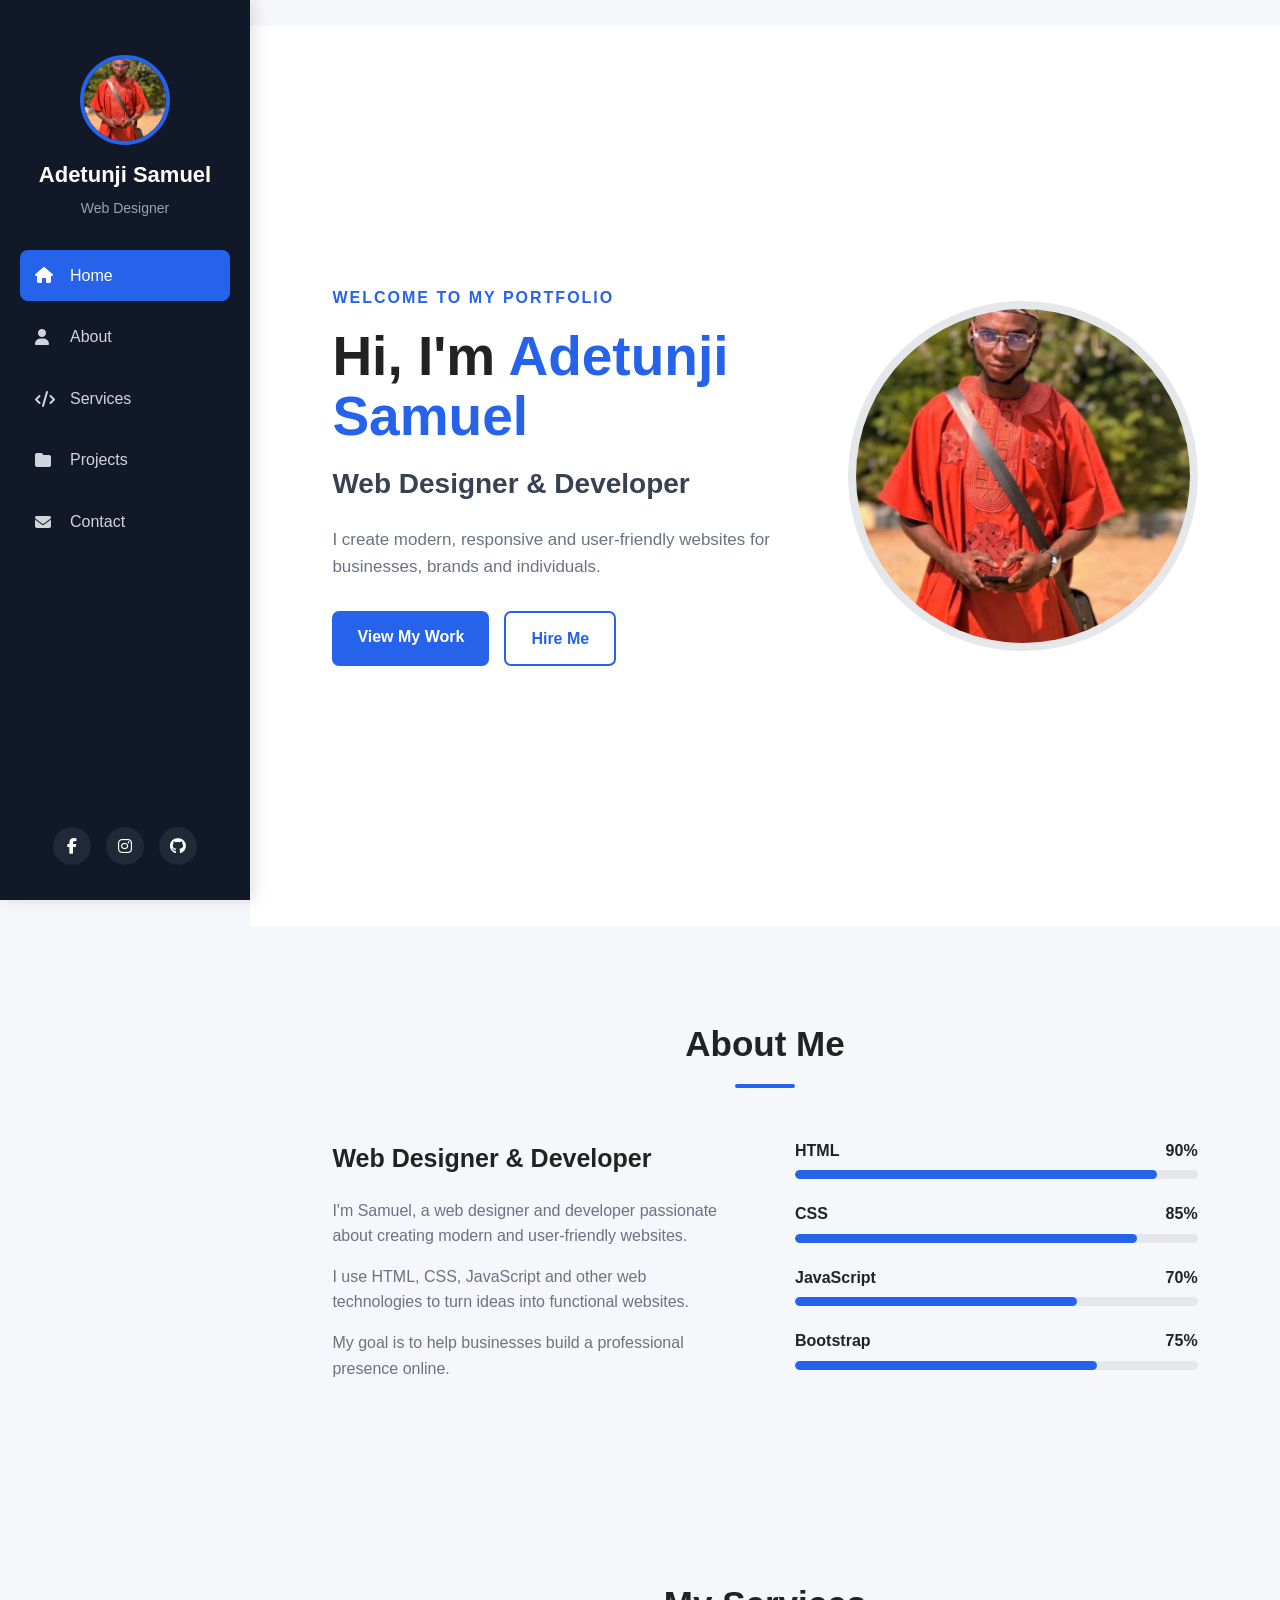
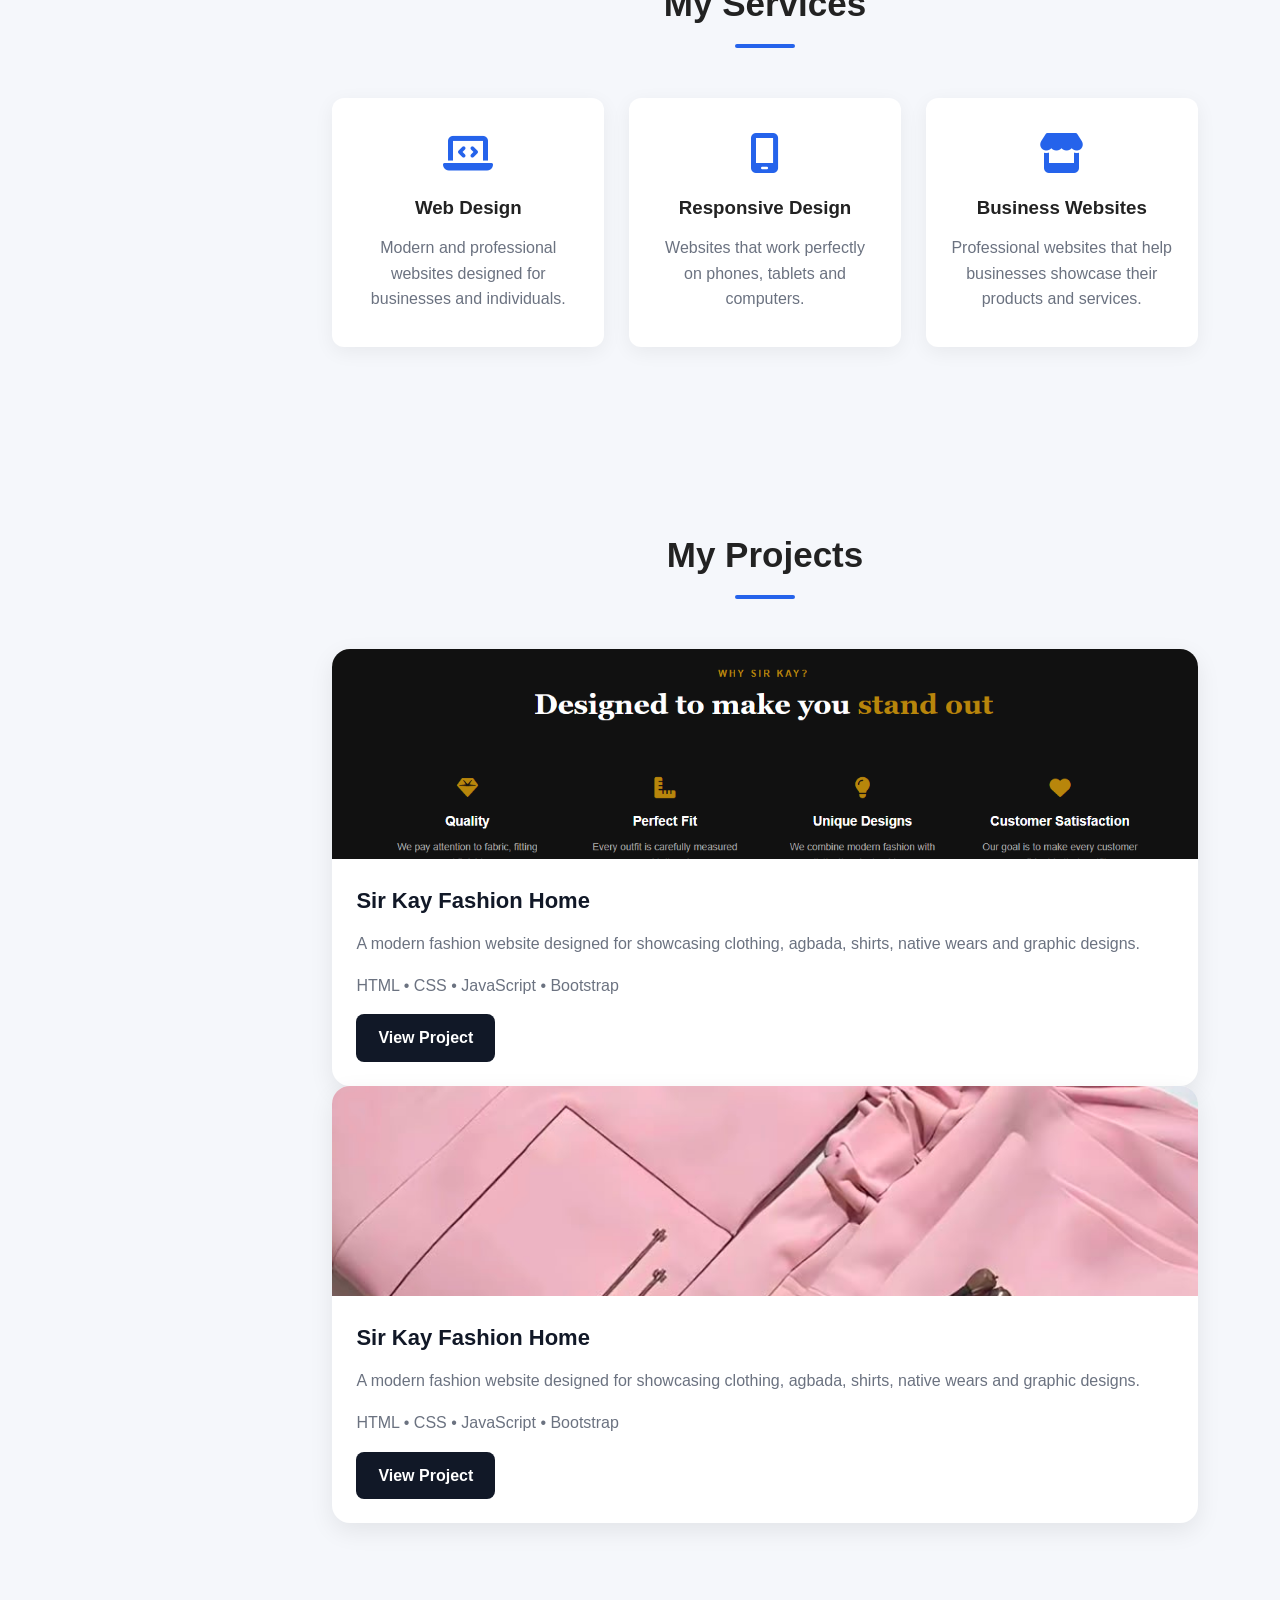
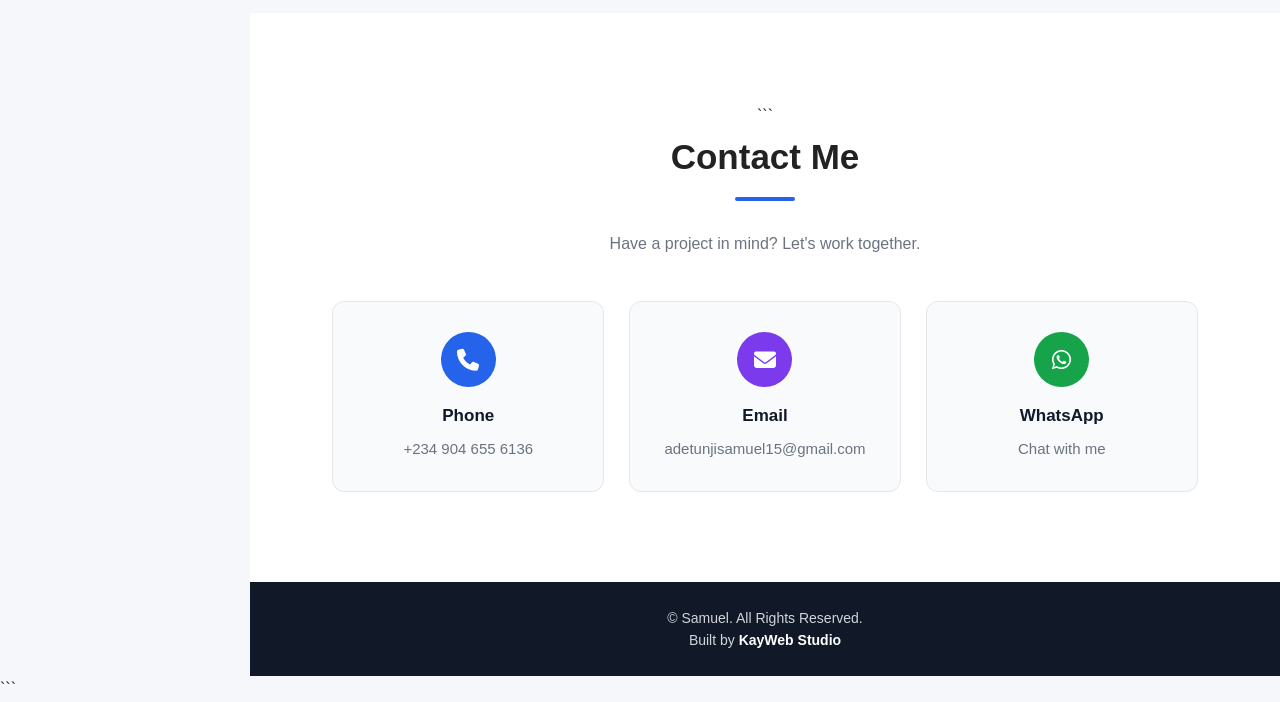
<file: index.html>
<!DOCTYPE html>

<html lang="en">
<head>
    <meta charset="UTF-8">
    <meta name="viewport" content="width=device-width, initial-scale=1.0">

```
<title>Samuel | Web Designer</title>

<link rel="stylesheet" href="style.css">

<!-- Font Awesome -->
<link rel="stylesheet"
      href="https://cdnjs.cloudflare.com/ajax/libs/font-awesome/6.5.2/css/all.min.css">
<link rel="icon" href="images/my-image.jpg">

</head> 

<body>

```
<!-- Mobile Menu Button -->
<button class="menu-btn" id="menuBtn">
    <i class="fas fa-bars"></i>
</button>

<!-- Sidebar -->
<aside class="sidebar" id="sidebar">

    <div class="profile">

        <img src="images/my-image.jpg   " alt="Samuel">

        <h2>Adetunji Samuel</h2>

        <p>Web Designer</p>

    </div>

    <nav>
        <a href="#home" class="nav-link active">
            <i class="fas fa-home"></i>
            <span>Home</span>
        </a>

        <a href="#about" class="nav-link">
            <i class="fas fa-user"></i>
            <span>About</span>
        </a>

        <a href="#services" class="nav-link">
            <i class="fas fa-code"></i>
            <span>Services</span>
        </a>

        <a href="#projects" class="nav-link">
            <i class="fas fa-folder"></i>
            <span>Projects</span>
        </a>

        <a href="#contact" class="nav-link">
            <i class="fas fa-envelope"></i>
            <span>Contact</span>
        </a>
    </nav>

<!-- SOCIAL LINKS -->

<div class="social-links">

    <!-- Facebook -->
    <a href="https://www.facebook.com/" 
       target="_blank" 
       rel="noopener noreferrer"
       aria-label="Facebook">
        <i class="fab fa-facebook-f"></i>
    </a>

    <!-- Instagram -->
    <a href="https://www.instagram.com/" 
       target="_blank" 
       rel="noopener noreferrer"
       aria-label="Instagram">
        <i class="fab fa-instagram"></i>
    </a>

    <!-- GitHub -->
    <a href="https://github.com/adetunjisamuel15" 
       target="_blank" 
       rel="noopener noreferrer"
       aria-label="GitHub">
        <i class="fab fa-github"></i>
    </a>

</div>

</aside>


<!-- Main Content -->
<main>

    <!-- HOME -->
    <section id="home" class="hero section">

        <div class="hero-content">

            <p class="welcome">WELCOME TO MY PORTFOLIO</p>

            <h1>
                Hi, I'm <span>Adetunji Samuel</span>
            </h1>

            <h2>
                Web Designer & Developer
            </h2>

            <p class="hero-text">
                I create modern, responsive and user-friendly
                websites for businesses, brands and individuals.
            </p>

            <div class="hero-buttons">
                <a href="#projects" class="btn">
                    View My Work
                </a>

                <a href="#contact" class="btn secondary">
                    Hire Me
                </a>
            </div>

        </div>

        <div class="hero-image">

            <!-- Replace profile.jpg with your real picture -->
            <img src="images/my-image.jpg" alt="Samuel">

        </div>

    </section>


    <!-- ABOUT -->
    <section id="about" class="section">

        <h2 class="section-title">
            About Me
        </h2>

        <div class="about-content">

            <div class="about-text">

                <h3>
                    Web Designer & Developer
                </h3>

                <p>
                    I'm Samuel, a web designer and developer
                    passionate about creating modern and
                    user-friendly websites.
                </p>

                <p>
                    I use HTML, CSS, JavaScript and other
                    web technologies to turn ideas into
                    functional websites.
                </p>

                <p>
                    My goal is to help businesses build a
                    professional presence online.
                </p>

            </div>


            <div class="skills">

                <div class="skill">

                    <div class="skill-info">
                        <span>HTML</span>
                        <span>90%</span>
                    </div>

                    <div class="progress">
                        <div class="progress-bar html"></div>
                    </div>

                </div>


                <div class="skill">

                    <div class="skill-info">
                        <span>CSS</span>
                        <span>85%</span>
                    </div>

                    <div class="progress">
                        <div class="progress-bar css"></div>
                    </div>

                </div>


                <div class="skill">

                    <div class="skill-info">
                        <span>JavaScript</span>
                        <span>70%</span>
                    </div>

                    <div class="progress">
                        <div class="progress-bar javascript"></div>
                    </div>

                </div>


                <div class="skill">

                    <div class="skill-info">
                        <span>Bootstrap</span>
                        <span>75%</span>
                    </div>

                    <div class="progress">
                        <div class="progress-bar bootstrap"></div>
                    </div>

                </div>

            </div>

        </div>

    </section>


    <!-- SERVICES -->
    <section id="services" class="section">

        <h2 class="section-title">
            My Services
        </h2>

        <div class="service-container">

            <div class="service-card">

                <i class="fas fa-laptop-code"></i>

                <h3>
                    Web Design
                </h3>

                <p>
                    Modern and professional websites
                    designed for businesses and individuals.
                </p>

            </div>


            <div class="service-card">

                <i class="fas fa-mobile-screen"></i>

                <h3>
                    Responsive Design
                </h3>

                <p>
                    Websites that work perfectly on
                    phones, tablets and computers.
                </p>

            </div>


            <div class="service-card">

                <i class="fas fa-store"></i>

                <h3>
                    Business Websites
                </h3>

                <p>
                    Professional websites that help
                    businesses showcase their products
                    and services.
                </p>

            </div>

        </div>

    </section>


    <!-- PROJECTS -->
    <section id="projects" class="section">

        <h2 class="section-title">
            My Projects
        </h2>

        <div class="projects-container">

            <div class="project-card">
        <img src="images/front.jpg" 
             alt="Sir Kay Fashion Home">

        <div class="project-content">
            <h3>Sir Kay Fashion Home</h3>

            <p>
                A modern fashion website designed for showcasing
                clothing, agbada, shirts, native wears and graphic designs.
            </p>

            <p class="technologies">
                HTML • CSS • JavaScript • Bootstrap
            </p>

            <a href="sir-kay/index.html" 
               class="project-btn">
                View Project
            </a>
        </div>
    </div>


            <div class="project-card">
        <img src="sir-kay/images/img1.jpg" 
             alt="Sir Kay Fashion Home">

        <div class="project-content">
            <h3>Sir Kay Fashion Home</h3>

            <p>
                A modern fashion website designed for showcasing
                clothing, agbada, shirts, native wears and graphic designs.
            </p>

            <p class="technologies">
                HTML • CSS • JavaScript • Bootstrap
            </p>

            <a href="sir-kay/index.html" 
               class="project-btn">
                View Project
            </a>
        </div>
    </div>


    </section>
               <!-- CONTACT -->

<section id="contact" class="section contact">

```
<h2 class="section-title">
    Contact Me
</h2>

<p class="contact-intro">
    Have a project in mind? Let's work together.
</p>

<div class="contact-container">

    <!-- Phone -->
    <div class="contact-item">

        <i class="fas fa-phone"></i>

        <div>
            <h4>Phone</h4>

            <a href="tel:+2349046556136">
                +234 904 655 6136
            </a>
        </div>

    </div>


    <!-- Email -->
    <div class="contact-item"> 

        <i class="fas fa-envelope"></i>
        <div>
             <h4>Email</h4> 

            <a href="mailto:adetunjisamuel15@gmail.com"> adetunjisamuel15@gmail.com </a> 
        </div>

    </div>


    <!-- WhatsApp -->
    <div class="contact-item">

        <i class="fab fa-whatsapp"></i>

       <div> 
          <h4>WhatsApp</h4> 
          <a href="https://wa.me/2349046556136" target="_blank" rel="noopener noreferrer"> Chat with me </a> 
        </div>

    </div>

</div>

</section>


            </div>

    </section>


    <!-- FOOTER -->
    <footer>

        <p>
            © <span id="year"></span>
            Samuel. All Rights Reserved.
        </p>

        <p>
            Built by <strong>KayWeb Studio</strong>
        </p>

    </footer>

</main>


<script src="script.js"></script>
```

</body>
</html>
</file>
<file: style.css>
/* ================================
GENERAL
================================ */

* {
  margin: 0;
  padding: 0;
  box-sizing: border-box;
  }

html {
scroll-behavior: smooth;
}

body {
font-family: Arial, Helvetica, sans-serif;
background: #f5f7fb;
color: #222;
line-height: 1.6;
}

a {
text-decoration: none;
color: inherit;
}

img {
max-width: 100%;
display: block;
}

/* ================================
SIDEBAR
================================ */

.sidebar {
position: fixed;
left: 0;
top: 0;
width: 250px;
height: 100vh;

background: #111827;
color: white;

padding: 35px 20px;

display: flex;
flex-direction: column;

z-index: 1000;

box-shadow: 4px 0 15px rgba(0, 0, 0, 0.12);

}

/* ================================
   SIDEBAR PROFILE
================================ */

.profile {
    text-align: center;
    padding: 20px 10px 30px;
}

.profile img {
    width: 90px;
    height: 90px;

    object-fit: cover;

    border-radius: 50%;

    border: 4px solid #2563eb;

    display: block;
    margin: 0 auto 12px;
}

.profile h2 {
    margin: 0;

    color: #ffffff;

    font-size: 22px;
}

.profile p {
    margin-top: 5px;

    color: #9ca3af;

    font-size: 14px;
}


/* MOBILE */

@media (max-width: 768px) {

    .top-profile {
        top: 18px;
        right: 20px;
    }

    .top-profile img {
        width: 45px;
        height: 45px;
    }

}

/* LOGO */

.logo {
text-align: center;
margin-bottom: 50px;
}

.logo h2 {
font-size: 28px;
margin-bottom: 5px;
}

.logo span {
font-size: 13px;
color: #9ca3af;
}

/* NAVIGATION */

.sidebar nav {
display: flex;
flex-direction: column;
gap: 10px;
}

.sidebar nav a {
display: flex;
align-items: center;
gap: 15px;

padding: 13px 15px;
border-radius: 8px;

color: #d1d5db;

transition: 0.3s;

}

.sidebar nav a:hover,
.sidebar nav a.active {
background: #2563eb;
color: white;
}

.sidebar nav i {
width: 20px;
}

/* SOCIAL LINKS */

.social-links {
margin-top: auto;
display: flex;
justify-content: center;

gap: 15px;

}

.social-links a {
width: 38px;
height: 38px;

 
display: flex;
align-items: center;
justify-content: center;

border-radius: 50%;
background: #1f2937;

transition: 0.3s;

}

.social-links a:hover {
background: #2563eb;
transform: translateY(-3px);
}

/* ================================
MAIN
================================ */

main {
margin-left: 250px;
}

/* ================================
HERO
================================ */

.hero {
min-height: 100vh;

display: flex;
align-items: center;
justify-content: space-between;

gap: 50px;

padding: 80px 8%;

background: white;


}

.hero-content {
max-width: 600px;
}

.welcome {
color: #2563eb;
font-weight: bold;

letter-spacing: 2px;

margin-bottom: 15px;

}

.hero h1 {
font-size: 55px;

line-height: 1.1;

margin-bottom: 15px;

}

.hero h1 span {
color: #2563eb;
}

.hero h2 {
font-size: 28px;

margin-bottom: 20px;

color: #374151;

}

.hero-text {
color: #6b7280;

font-size: 17px;

max-width: 550px;

margin-bottom: 30px;

}

/* HERO BUTTONS */

.hero-buttons {
display: flex;
gap: 15px;
}

.btn {
display: inline-block;

padding: 13px 25px;

background: #2563eb;

color: white;

border-radius: 7px;

font-weight: bold;

transition: 0.3s;

}

.btn:hover {
transform: translateY(-3px);

box-shadow: 0 8px 20px rgba(37, 99, 235, 0.25);

}

.btn.secondary {
background: transparent;

border: 2px solid #2563eb;

color: #2563eb;

}

.btn.secondary:hover {
background: #2563eb;
color: white;
}

/* HERO IMAGE */

.hero-image {
width: 350px;
height: 350px;

border-radius: 50%;

overflow: hidden;

border: 8px solid #e5e7eb;

flex-shrink: 0;

}

.hero-image img {
width: 100%;
height: 100%;

object-fit: cover;

}

/* ================================
SECTIONS
================================ */

.section {
padding: 90px 8%;
}

.section-title {
font-size: 35px;

text-align: center;

margin-bottom: 50px;

position: relative;

}

.section-title::after {
content: "";

display: block;

width: 60px;
height: 4px;

background: #2563eb;

margin: 12px auto 0;

border-radius: 5px;

}

/* ================================
ABOUT
================================ */

.about-content {
display: grid;
grid-template-columns: 1fr 1fr;

gap: 60px;
max-width: 1000px;

margin: auto;

}

.about-text h3 {
font-size: 25px;

margin-bottom: 20px;

}

.about-text p {
color: #6b7280;

margin-bottom: 15px;

}

/* SKILLS */

.skill {
margin-bottom: 22px;
}

.skill-info {
display: flex;

justify-content: space-between;

margin-bottom: 7px;

font-weight: bold;

}

.progress {
width: 100%;

height: 9px;

background: #e5e7eb;

border-radius: 10px;

overflow: hidden;

}

.progress-bar {
height: 100%;

background: #2563eb;

border-radius: 10px;
}

.progress-bar.html {
width: 90%;
}

.progress-bar.css {
width: 85%;
}

.progress-bar.javascript {
width: 70%;
}

.progress-bar.bootstrap {
width: 75%;
}

/* ================================
SERVICES
================================ */

.service-container {
display: grid;

grid-template-columns: repeat(3, 1fr);

gap: 25px;

max-width: 1100px;

margin: auto;

}

.service-card {
background: white;

padding: 35px 25px;

text-align: center;

border-radius: 12px;

box-shadow: 0 5px 20px rgba(0, 0, 0, 0.06);

transition: 0.3s;

}

.service-card:hover {
transform: translateY(-8px);
box-shadow: 0 12px 25px rgba(0, 0, 0, 0.1);

}

.service-card i {
font-size: 40px;
color: #2563eb;

margin-bottom: 20px;

}

.service-card h3 {
margin-bottom: 12px;
}

.service-card p {
color: #6b7280;
}

/* =========================
   PROJECTS SECTION
========================= */

.projects {
    padding: 70px 5%;
    background: #f5f7fa;
}

.projects h2 {
    text-align: center;
    font-size: 36px;
    margin-bottom: 45px;
    color: #111827;
}

/* Project Grid */
.project-container {
    display: grid;
    grid-template-columns: repeat(3, 1fr);
    gap: 28px;
    max-width: 1200px;
    margin: auto;
}

/* Project Card */
.project-card {
    background: #ffffff;
    border-radius: 18px;
    overflow: hidden;
    box-shadow: 0 8px 25px rgba(0, 0, 0, 0.08);
    transition: all 0.35s ease;
    display: flex;
    flex-direction: column;
}

.project-card:hover {
    transform: translateY(-10px);
    box-shadow: 0 18px 40px rgba(0, 0, 0, 0.15);
}

/* Project Image */
.project-card img {
    width: 100%;
    height: 210px;
    object-fit: cover;
    display: block;
    transition: transform 0.4s ease;
}

.project-card:hover img {
    transform: scale(1.05);
}

/* Project Content */
.project-content {
    padding: 24px;
    display: flex;
    flex-direction: column;
    flex: 1;
}

.project-content h3 {
    font-size: 22px;
    margin-bottom: 12px;
    color: #111827;
}

.project-content p {
    color: #6b7280;
    line-height: 1.7;
    margin-bottom: 15px;
}

/* Technologies */
.project-tech {
    font-size: 14px;
    font-weight: 600;
    color: #2563eb;
    margin-bottom: 20px;
}

/* View Project Button */
.project-btn {
    display: inline-block;
    width: fit-content;
    padding: 11px 22px;
    background: #111827;
    color: white;
    text-decoration: none;
    border-radius: 8px;
    font-weight: 600;
    transition: all 0.3s ease;
    margin-top: auto;
}

.project-btn:hover {
    background: #2563eb;
    transform: translateY(-2px);
}

/* =========================
   TABLET
========================= */

@media (max-width: 900px) {

    .project-container {
        grid-template-columns: repeat(2, 1fr);
    }

}

/* =========================
   MOBILE
========================= */

@media (max-width: 600px) {

    .projects {
        padding: 50px 20px;
    }

    .projects h2 {
        font-size: 30px;
    }

    .project-container {
        grid-template-columns: 1fr;
    }

    .project-card img {
        height: 220px;
    }

}
/* ================================
CONTACT
================================ */

/* ================================
CONTACT SECTION
================================ */

.contact {
background: #ffffff;
text-align: center;
}

.contact-intro {
max-width: 600px;
margin: -20px auto 45px;
color: #6b7280;
font-size: 16px;
}

/* CONTACT CARDS */

.contact-container {
width: 100%;
max-width: 1000px;
margin: 0 auto;

display: grid;
grid-template-columns: repeat(3, 1fr);

gap: 25px;

}

/* INDIVIDUAL CONTACT CARD */

.contact-item {
min-height: 180px;

padding: 30px 20px;

background: #f8fafc;

border: 1px solid #e5e7eb;

border-radius: 12px;

display: flex;
flex-direction: column;
align-items: center;
justify-content: center;

text-align: center;

transition: all 0.3s ease;

}

/* HOVER */

.contact-item:hover {
transform: translateY(-6px);
background: #ffffff;

border-color: #2563eb;

box-shadow: 0 10px 25px rgba(0, 0, 0, 0.08);

}

/* ICON */

.contact-item > i {
width: 55px;
height: 55px;
display: flex;
align-items: center;
justify-content: center;

margin-bottom: 15px;

border-radius: 50%;

background: #2563eb;

color: #ffffff;

font-size: 22px;

}

/* TEXT AREA */

.contact-item div {
width: 100%;
}

/* TITLE */

.contact-item h4 {
margin-bottom: 7px;
font-size: 17px;

color: #111827;

}

/* CONTACT DETAILS */

.contact-item p,
.contact-item a {
display: block;
color: #6b7280;

font-size: 15px;

word-break: break-word;

transition: 0.3s;

}

/* CLICKABLE LINKS */

.contact-item a:hover {
color: #2563eb;
}

/* WHATSAPP */

.contact-item .fa-whatsapp {
background: #16a34a;
}

.contact-item:has(.fa-whatsapp):hover {
border-color: #16a34a;
}

.contact-item:has(.fa-whatsapp) a:hover {
color: #16a34a;
}

/* PHONE */

.contact-item .fa-phone {
background: #2563eb;
}

/* EMAIL */

.contact-item .fa-envelope {
background: #7c3aed;
}

/* ================================
CONTACT RESPONSIVE DESIGN
================================ */

@media (max-width: 900px) {

.contact-container {
    grid-template-columns: repeat(2, 1fr);
}

}

@media (max-width: 600px) {
.contact {
    padding-left: 5%;
    padding-right: 5%;
}

.contact-container {
    grid-template-columns: 1fr;

    max-width: 450px;

    gap: 18px;
}

.contact-item {
    min-height: 160px;

    padding: 25px 15px;
}

.contact-intro {
    margin-bottom: 35px;
}

}

/* ================================
FOOTER
================================ */

footer {
background: #111827;


color: #d1d5db;

padding: 25px;

text-align: center;

font-size: 14px;


}

footer strong {
color: white;
}

/* ================================
MOBILE MENU BUTTON
================================ */

.menu-btn {
display: none;
position: fixed;

top: 15px;
right: 15px;

width: 45px;
height: 45px;

border: none;

border-radius: 8px;

background: #2563eb;

color: white;

font-size: 20px;

z-index: 2000;

cursor: pointer;
}

/* ================================
RESPONSIVE DESIGN
================================ */

@media (max-width: 1000px) {
.sidebar {
    width: 220px;
}

main {
    margin-left: 220px;
}

.hero {
    padding: 70px 5%;
}

.hero h1 {
    font-size: 45px;
}

.hero-image {
    width: 280px;
    height: 280px;
}

.service-container,
.projects-container {
    grid-template-columns: repeat(2, 1fr);
}

}

@media (max-width: 768px) {
.menu-btn {
    display: block;
}

.sidebar {
    left: -260px;

    width: 250px;

    transition: 0.3s;
}

.sidebar.open {
    left: 0;
}

main {
    margin-left: 0;
}

.hero {
    flex-direction: column-reverse;

    text-align: center;

    padding-top: 100px;
}

.hero-image {
    width: 250px;
    height: 250px;
}

.hero-buttons {
    justify-content: center;

    flex-wrap: wrap;
}

.about-content {
    grid-template-columns: 1fr;
}

.service-container,
.projects-container,
.contact-container {
    grid-template-columns: 1fr;
}

}

@media (max-width: 500px) {

.hero h1 {
    font-size: 38px;
}

.hero h2 {
    font-size: 22px;
}

.section {
    padding: 70px 5%;
}

.section-title {
    font-size: 30px;
}

.hero-image {
    width: 210px;
    height: 210px;
}
}
</file>
